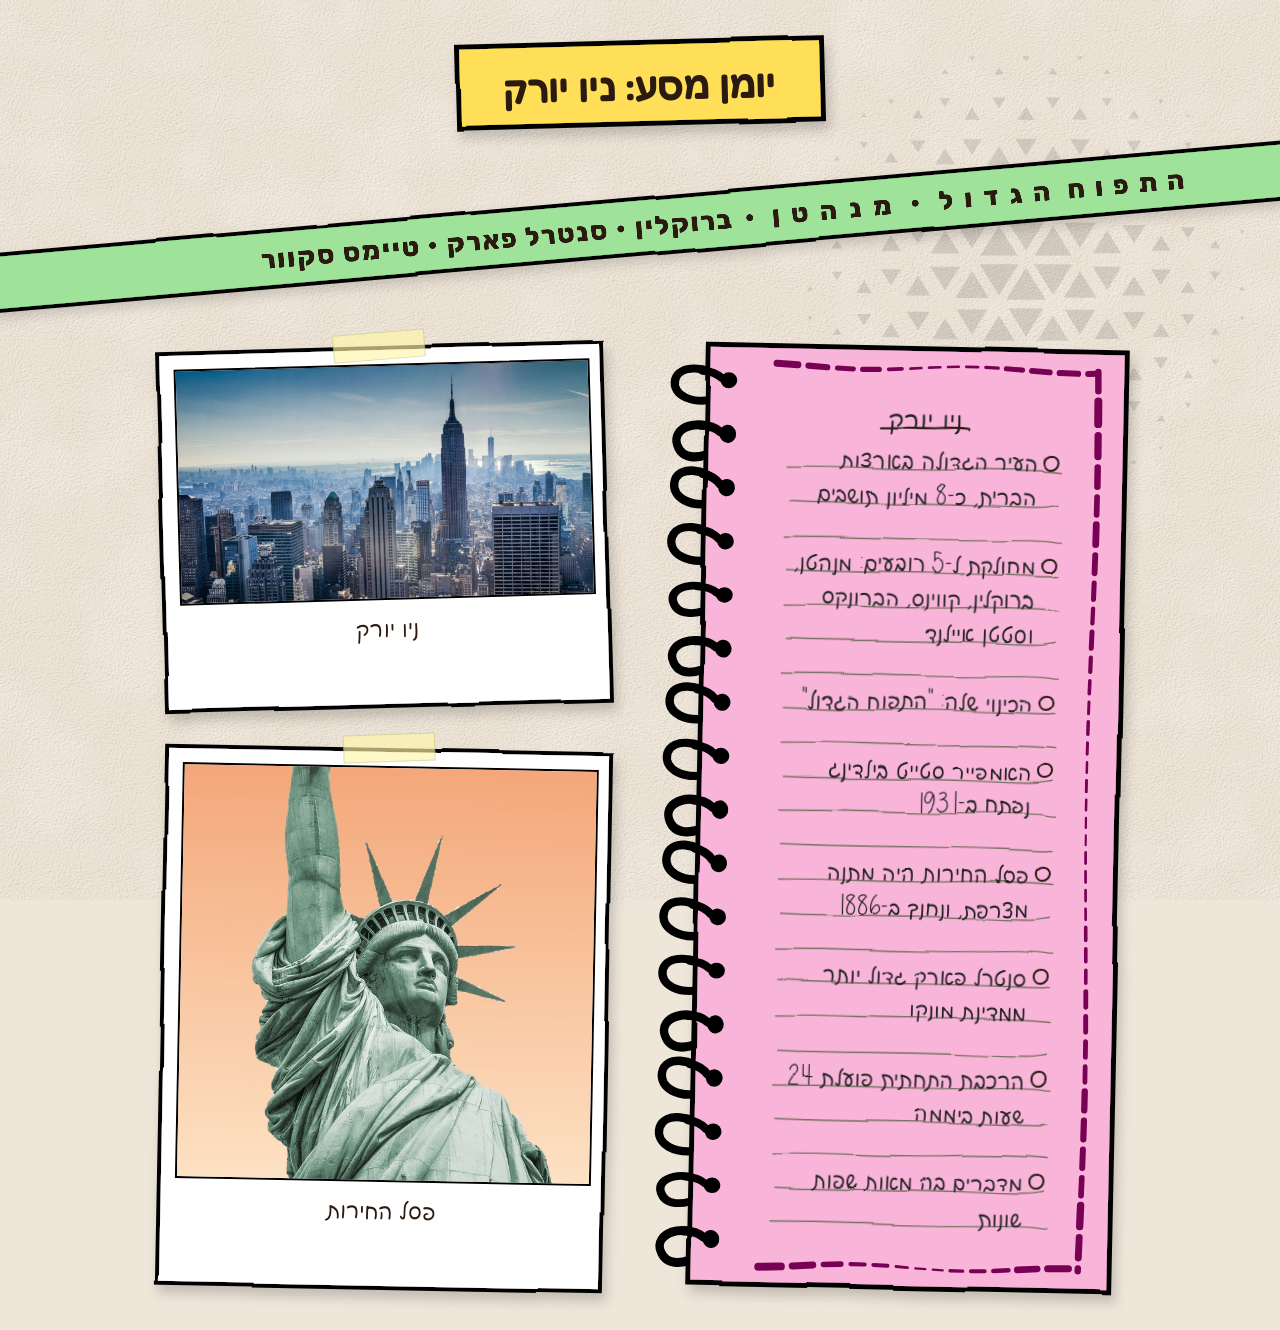
<file: index.html>
<!DOCTYPE html>
<html lang="he">
<head>
    <meta charset="UTF-8">
    <meta name="viewport" content="width=device-width, initial-scale=1.0">
    <title>יומן מסע: ניו יורק</title>
    <link rel="stylesheet" href="notebook.css">
    <link rel="stylesheet" href="style.css">
</head>
<body>
    <canvas class="pattern"></canvas>

    <div class="box">
        <h1 dir="rtl">יומן מסע: ניו יורק</h1>
    </div>

    <!-- פס שנע: הטקסט נכנס מימין, נעצר באמצע, ויוצא שמאלה (banner.js) -->
    <div class="line">
        <div class="track">
            <p dir="rtl">התפוח הגדול • מנהטן • ברוקלין • סנטרל פארק • טיימס סקוור</p>
        </div>
    </div>

    <section class="layout">
        <figure class="card img1">
            <img src="image/new-york.jpg" alt="קו הרקיע של ניו יורק עם האמפייר סטייט בילדינג">
            <figcaption>ניו יורק</figcaption>
        </figure>
        <figure class="card img2">
            <img src="image/statue-of-liberty.jpg" alt="פסל החירות מחזיק את הלפיד">
            <figcaption>פסל החירות</figcaption>
        </figure>
        <section class="pad pink text">
            <h2 contenteditable="plaintext-only" dir="auto" spellcheck="false" data-placeholder="כותרת">ניו יורק</h2>
            <textarea dir="auto" spellcheck="false" aria-label="הערות">העיר הגדולה בארצות הברית, כ-8 מיליון תושבים

מחולקת ל-5 רובעים: מנהטן, ברוקלין, קווינס, הברונקס וסטטן איילנד

הכינוי שלה: "התפוח הגדול"

האמפייר סטייט בילדינג נפתח ב-1931

פסל החירות היה מתנה מצרפת, ונחנך ב-1886

סנטרל פארק גדול יותר ממדינת מונקו

הרכבת התחתית פועלת 24 שעות ביממה

מדברים בה מאות שפות שונות</textarea>
        </section>
    </section>

    <!-- notebook.js קודם: הוא מוסיף את הפילטר wobble שגם הכותרת והפולארוידים משתמשים בו -->
    <script src="notebook.js"></script>
    <script src="script.js"></script>
    <script src="banner.js"></script>
</body>
</html>
</file>
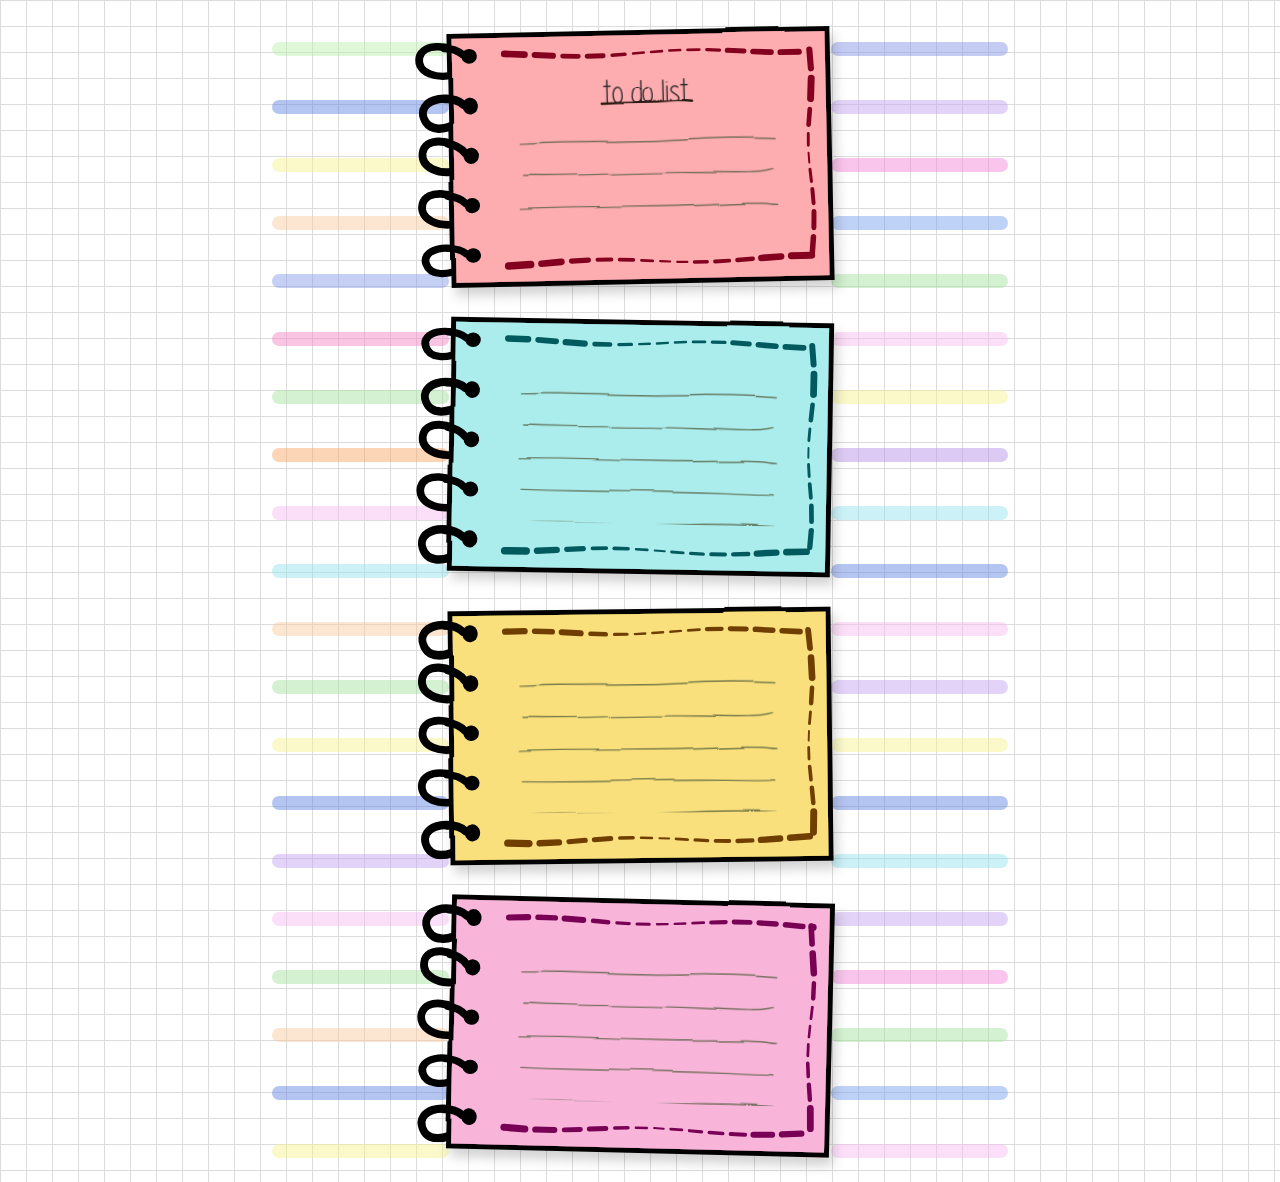
<file: board.html>
<!DOCTYPE html>
<html lang="en" dir="ltr">
<head>
  <meta charset="UTF-8">
  <meta name="viewport" content="width=device-width, initial-scale=1.0">
  <title>Notes Board</title>
  <link rel="stylesheet" href="notebook.css">
  <style>
    body {
      margin: 0;
      /* נייר משבצות: שני מעברי צבע, אחד לקווים אופקיים ואחד לאנכיים */
      background-color: #fff;
      background-image:
        linear-gradient(#dcdcdc 1px, transparent 1px),
        linear-gradient(90deg, #dcdcdc 1px, transparent 1px);
      background-size: 26px 26px;
    }

    .board {
      position: relative;
      max-width: 736px;
      margin: 0 auto;
      padding: 30px 0;
    }

    /* פסי מרקר בשני הצדדים */
    .strokes {
      position: absolute;
      inset: 0;
      display: flex;
      justify-content: space-between;
      pointer-events: none;
      z-index: -1;   /* מאחורי הפנקסים והטבעות */
    }
    .strokes div {
      display: flex;
      flex-direction: column;
      gap: 44px;
      padding-top: 42px;
      width: 24%;
    }
    .strokes span {
      height: 14px;
      border-radius: 7px;
      opacity: 0.45;
    }

    .pads {
      position: relative;
      display: flex;
      flex-direction: column;
      gap: 36px;
      width: 52%;
      margin: 0 auto;
    }

    /* כל פנקס מוטה לכיוון אחר */
    .pad:nth-child(1) { --tilt: -1.2deg; }
    .pad:nth-child(2) { --tilt: 1deg; }
    .pad:nth-child(3) { --tilt: -0.7deg; }
    .pad:nth-child(4) { --tilt: 1.4deg; }

  </style>
</head>
<body>

  <main class="board">
    <div class="strokes">
      <div>
        <span style="background:#b9f0a8"></span>
        <span style="background:#5b7fe0"></span>
        <span style="background:#f7f08a"></span>
        <span style="background:#f9c79a"></span>
        <span style="background:#7f97e6"></span>
        <span style="background:#f27fc2"></span>
        <span style="background:#9fe39a"></span>
        <span style="background:#f5a25c"></span>
        <span style="background:#f6b6f0"></span>
        <span style="background:#8fe3f0"></span>
        <span style="background:#f9c79a"></span>
        <span style="background:#9fe39a"></span>
        <span style="background:#f7f08a"></span>
        <span style="background:#5b7fe0"></span>
        <span style="background:#c49ef0"></span>
        <span style="background:#f6b6f0"></span>
        <span style="background:#9fe39a"></span>
        <span style="background:#f9c79a"></span>
        <span style="background:#5b7fe0"></span>
        <span style="background:#f7f08a"></span>
      </div>
      <div>
        <span style="background:#7f8fe6"></span>
        <span style="background:#c49ef0"></span>
        <span style="background:#f27fd6"></span>
        <span style="background:#6f9cf0"></span>
        <span style="background:#9fe39a"></span>
        <span style="background:#f6b6f0"></span>
        <span style="background:#f7f08a"></span>
        <span style="background:#b48ae6"></span>
        <span style="background:#8fe3f0"></span>
        <span style="background:#5b7fe0"></span>
        <span style="background:#f6b6f0"></span>
        <span style="background:#c49ef0"></span>
        <span style="background:#f7f08a"></span>
        <span style="background:#5b7fe0"></span>
        <span style="background:#8fe3f0"></span>
        <span style="background:#c49ef0"></span>
        <span style="background:#f27fd6"></span>
        <span style="background:#9fe39a"></span>
        <span style="background:#6f9cf0"></span>
        <span style="background:#f6b6f0"></span>
      </div>
    </div>

    <div class="pads">
      <section class="pad red">
        <h2 contenteditable="plaintext-only" dir="auto" spellcheck="false" data-placeholder="title">to do list</h2>
        <textarea dir="auto" spellcheck="false" aria-label="note"></textarea>
      </section>

      <section class="pad cyan">
        <textarea dir="auto" spellcheck="false" aria-label="note"></textarea>
      </section>

      <section class="pad yellow">
        <textarea dir="auto" spellcheck="false" aria-label="note"></textarea>
      </section>

      <section class="pad pink">
        <textarea dir="auto" spellcheck="false" aria-label="note"></textarea>
      </section>
    </div>
  </main>

  <script src="notebook.js"></script>

</body>
</html>
</file>
<file: notebook.css>
/* מחברת קרטונית: פנקס עם ספירלה, שורות לכתיבה ותיבות סימון.
   משתמשים בה כך: <section class="pad pink"><textarea dir="auto"></textarea></section>
   וטוענים גם את notebook.js */
@import url("https://fonts.googleapis.com/css2?family=Playpen+Sans+Hebrew&display=swap");

/* גופן כתב יד מקובץ בתיקייה fonts */
@font-face {
  font-family: "Please Write Me A Song";
  src: url("fonts/Please write me a song.ttf") format("truetype");
  font-display: swap;
  size-adjust: 140%;   /* האותיות בגופן הזה קטנות; מגדיל רק אותו כדי שיתאים לעברית */
}

.pad {
  position: relative;
  aspect-ratio: 385 / 255;       /* גובה מינימלי; הפנקס גדל אם הטקסט ארוך יותר */
  container-type: inline-size;   /* מאפשר ליחידה cqw למדוד את רוחב הפנקס */
  box-sizing: border-box;
  display: flex;
  flex-direction: column;
  padding: 13% 14% 13% 18%;      /* מרווח בין השורות למסגרת המקווקוות */
  /* תחושה של נייר: כל פנקס מוטה קצת, ומתיישר ועולה כשהעכבר עליו */
  transform: rotate(var(--tilt, 0deg));
  transition: transform 0.3s ease;   /* קטנה ואיטית, ולכן לא מכבים אותה ב-prefers-reduced-motion */
}
.pad:hover {
  transform: rotate(0deg) translateY(-6px);
}
.pad:focus-within {
  transform: rotate(0deg);       /* בזמן כתיבה הפנקס ישר ולא זז */
}
/* הדף עצמו: צבע ומסגרת שחורה עבה, קצת עקומה כמו ציור ביד.
   הוא בשכבה מעל .spiral-back, ולכן מסתיר את קצה הטבעות */
.pad::before {
  content: "";
  position: absolute;
  inset: 0;
  background-color: var(--paper);
  border: 5px solid #000;
  filter: url(#wobble) drop-shadow(4px 8px 6px rgba(0, 0, 0, 0.18));   /* צל רך מתחת לדף */
}
.pad:hover::before {
  filter: url(#wobble) drop-shadow(6px 14px 10px rgba(0, 0, 0, 0.22));
}
/* מסגרת פנימית מקווקוות, מצוירת בסקריפט: מקפים עבים בפינות, דקים באמצע, וקצת גליים.
   cqw = אחוז מרוחב הפנקס, כמו ה-padding, כדי שהמרווח לא ישתנה כשהפנקס גדל לגובה */
.frame {
  position: absolute;
  inset: 8cqw 8cqw 8cqw 12cqw;
  width: calc(100% - 20cqw);
  height: calc(100% - 16cqw);
  overflow: visible;
  pointer-events: none;
  /* צבע המקפים: גוון כהה של צבע הדף, ולא שחור */
  --frame-ink: color-mix(in srgb, var(--paper) 30%, #3b2a22);            /* גיבוי לדפדפנים ישנים */
  --frame-ink: oklch(from var(--paper) calc(l * 0.45) calc(c * 1.8) h);  /* אותו גוון, כהה ורווי יותר */
}

/* כותרת: אותו גופן כמו הכתיבה, עם קו גלי מצויר ביד מתחתיה */
.pad h2 {
  position: relative;
  z-index: 1;
  width: fit-content;            /* הקו ברוחב הכותרת בלבד */
  margin: 0 auto 4cqw;           /* מרווח בין הכותרת לשורה הראשונה */
  padding: 0 1.5cqw;
  min-width: 30cqw;              /* נשאר מקום ללחוץ גם כשהכותרת ריקה */
  text-align: center;
  outline: none;
  cursor: text;
  font-family: "Please Write Me A Song", "Playpen Sans Hebrew", cursive;
  font-weight: 400;
  font-size: max(22px, 9cqw);
  line-height: 1.1;
  color: #222;
  background: url("data:image/svg+xml,%3Csvg xmlns='http://www.w3.org/2000/svg' viewBox='0 0 100 10' preserveAspectRatio='none'%3E%3Cpath d='M2 6 C25 3.5 45 7.5 65 5 S92 4 98 5.5' fill='none' stroke='%232a1a10' stroke-width='2.2' stroke-linecap='round' vector-effect='non-scaling-stroke'/%3E%3C/svg%3E") no-repeat 50% calc(100% - 0.02em) / 100% 1.8cqw;   /* הקו בקו הבסיס של האותיות */
  filter: url(#ink-wave);
}
/* טקסט אפור כשהכותרת ריקה */
.pad h2:empty::before {
  content: attr(data-placeholder);
  color: rgba(0, 0, 0, 0.35);
}

/* טבעות הספירלה, צמודות לצד שמאל של הפנקס */
.spiral {
  position: absolute;
  left: -9%;
  top: 2%;
  height: 96%;
  width: 19%;
  z-index: 2;
}
.spiral-back {
  z-index: -1;
}

/* עוטף את השורות ואת תיבות הסימון, כדי שהעיקום יחול על כולם יחד */
.sheet {
  --fs: max(18px, 7.5cqw);              /* גודל האות: לא פחות מ-18px, גם בפנקס קטן */
  --line: calc(var(--fs) * 1.25 + 8px); /* גובה האות + 8px רווח בין השורות */
  position: relative;
  z-index: 1;
  flex: 1 0 auto;                /* ממלא את הפנקס, ויכול לגדול */
  display: flex;
  filter: url(#ink-wave);
}

/* שורות של מחברת שאפשר לכתוב עליהן */
.pad textarea {
  flex: 1;
  min-height: calc(var(--line) * 3);
  overflow: hidden;              /* בלי פס גלילה; הגובה גדל בסקריפט */
  box-sizing: border-box;
  padding: 0 2cqw;
  padding-inline-start: calc(var(--fs) * 1.3);   /* מקום לתיבת הסימון */
  border: none;
  outline: none;
  resize: none;
  background-color: transparent;
  /* קווים מצוירים ביד: אריח SVG עם 4 קווים גליים שונים, שחוזר לאורך הפנקס.
     non-scaling-stroke שומר על עובי קו קבוע גם כשהאריח נמתח */
  background-image: url("data:image/svg+xml,%3Csvg xmlns='http://www.w3.org/2000/svg' viewBox='0 0 200 40' preserveAspectRatio='none'%3E%3Cg fill='none' stroke='%234f5a3a' stroke-opacity='0.75' stroke-width='1.4' stroke-linecap='round' vector-effect='non-scaling-stroke'%3E%3Cpath vector-effect='non-scaling-stroke' d='M2 9.5 C40 8.9 80 9.9 120 9.3 S180 8.7 198 9.4'/%3E%3Cpath vector-effect='non-scaling-stroke' d='M4 19.4 C50 20 90 19 140 19.6 S185 20 196 19.2'/%3E%3Cpath vector-effect='non-scaling-stroke' d='M1 29.5 C45 28.9 100 30 150 29.3 S190 29.7 199 29.6'/%3E%3Cpath vector-effect='non-scaling-stroke' d='M3 39.2 C60 39.8 110 38.9 160 39.5 S188 39.3 197 39.6'/%3E%3C/g%3E%3C/svg%3E");
  background-size: 100% calc(var(--line) * 4);
  /* מרים את הקווים לקו הבסיס של האותיות, כדי שהטקסט יישב עליהם ולא ירחף מעליהם */
  background-position: 0 calc(-3px - 0.12em);
  background-attachment: local;  /* השורות זזות יחד עם הטקסט כשגוללים */
  /* אם לגופן הראשון אין אות מסוימת (למשל עברית), הדפדפן לוקח אותה מהבא ברשימה */
  font-family: "Please Write Me A Song", "Playpen Sans Hebrew", cursive;
  font-size: var(--fs);
  line-height: var(--line);       /* הטקסט יושב בדיוק על השורות */
  color: #222;
}

/* העתק בלתי נראה של הטקסט, רק כדי למדוד איפה כל שורה נמצאת */
.mirror {
  position: absolute;
  inset: 0;
  visibility: hidden;
  white-space: pre-wrap;
  overflow-wrap: break-word;
  font-family: "Please Write Me A Song", "Playpen Sans Hebrew", cursive;
  font-size: var(--fs);
  line-height: var(--line);
  box-sizing: border-box;
}
.marks {
  position: absolute;
  inset: 0;
  pointer-events: none;
}

/* עיגול מצויר ביד בתחילת כל שורה */
.check {
  position: absolute;
  width: calc(var(--fs) * 0.75);
  height: calc(var(--fs) * 0.75);
  padding: 0;
  border: 2px solid #2a1a10;
  border-radius: 50% 45% 55% 48%;
  background: transparent;
  cursor: pointer;
  pointer-events: auto;
}
.check:hover {
  background: rgba(255, 255, 255, 0.4);
}
.check.done::after {
  content: "";
  position: absolute;
  inset: -35% -25% 5% 5%;
  background: url("data:image/svg+xml,%3Csvg xmlns='http://www.w3.org/2000/svg' viewBox='0 0 20 20'%3E%3Cpath d='M3 11 L8 16 L18 2' fill='none' stroke='%232a1a10' stroke-width='3' stroke-linecap='round' stroke-linejoin='round'/%3E%3C/svg%3E") no-repeat center / contain;
}

/* קו מחיקה מצויר ביד על שורה שסומנה */
.strike {
  position: absolute;
  height: calc(var(--fs) * 0.35);
  background: url("data:image/svg+xml,%3Csvg xmlns='http://www.w3.org/2000/svg' viewBox='0 0 100 10' preserveAspectRatio='none'%3E%3Cpath d='M1 6 C20 3 40 8 60 5 S90 4 99 6' fill='none' stroke='%232a1a10' stroke-width='2' stroke-linecap='round' vector-effect='non-scaling-stroke'/%3E%3C/svg%3E") no-repeat center / 100% 100%;
}
.red    { --paper: #fdacb0; }
.cyan   { --paper: #abecec; }
.yellow { --paper: #f9e07c; }
.pink   { --paper: #f8b4d9; }
</file>
<file: style.css>
/* הדף הראשי: יומן מסע מצויר ביד.
   הגופנים של כתב היד, הפילטר wobble והמחברת עצמה מגיעים מ-notebook.css ו-notebook.js */

/* Fredoka לכותרת (עגול וקריא), Rubik 800 לפס (שמן, מתאים לאותיות קופצות) */
@import url("https://fonts.googleapis.com/css2?family=Fredoka:wght@600&family=Rubik:wght@800&display=swap");

body {
    font-family: "Please Write Me A Song", "Playpen Sans Hebrew", cursive;
    color: #2a1a10;                  /* דיו חום-כהה, כמו בקווי המחברת */
    background: #efe6da url("paper.svg") center / cover fixed;
    overflow-x: hidden;              /* הפס רחב מהמסך, בלי פס גלילה לרוחב */
}

/* רקע ומסגרת בשכבה נפרדת מאחורי התוכן: רק הם מתעקמים, והטקסט והתמונות נשארים חדים */
.box::before,
.line::before,
.card::after {
    content: "";
    position: absolute;
    inset: 0;
    z-index: -1;
    background-color: var(--bg);
    filter: url(#wobble) drop-shadow(4px 8px 6px rgba(0, 0, 0, 0.18));
}

/* קופסת הכותרת: פתק צהוב מוטה */
.box {
    position: relative;
    isolation: isolate;              /* ה-::before נשאר מאחורי הטקסט, אבל בתוך הקופסה */
    width: fit-content;
    margin: 40px auto;
    padding: 23px 49px 19px;
    transform: rotate(-1.5deg);
}
.box::before {
    --bg: #ffde59;
    border: 5px solid #000;
}
h1 {
    margin: 0;
    font-family: "Fredoka", "Playpen Sans Hebrew", cursive;
    font-weight: 600;
    font-size: 40px;
    line-height: 1.1;
}

/* הפס הירוק המוטה. הטקסט בתוכו זז, ואותיותיו קופצות, ב-banner.js.
   אין חיתוך, כדי שאות שגדלה תוכל לצאת מהפס. הפס רחב מהמסך ב-10vw מכל צד,
   ולכן הטקסט שנכנס ויוצא בצדדים נמצא ממילא מחוץ למסך */
.line {
    position: relative;
    isolation: isolate;
    z-index: 1;                      /* אותיות שיוצאות מהפס עוברות מעל הקופסה והתמונות */
    width: 120vw;
    height: 60px;
    margin: 120px 0 0 -10vw;
    transform: translateY(-50px) rotate(-5deg);
}
.line::before {
    --bg: #9fe39a;
    border-top: 4px solid #000;
    border-bottom: 4px solid #000;
    filter: url(#wobble) drop-shadow(0 6px 6px rgba(0, 0, 0, 0.15));
}
.line .track {
    position: absolute;
    inset: 0 auto 0 0;
    display: flex;
    align-items: center;
    width: max-content;
    transform: translateX(100vw);    /* מחוץ לפס עד שהסקריפט מתחיל */
}
.line p {
    margin: 0;
    font-family: "Rubik", "Playpen Sans Hebrew", sans-serif;
    font-weight: 800;
    font-size: 26px;
    letter-spacing: 2px;
    white-space: nowrap;
}
/* כל אות בקופסה משלה. banner.js מצייר אותה גדולה ומקטין אותה, כדי שתהיה חדה כשהיא קופצת */
.line .letter {
    position: relative;              /* מאפשר z-index: האות שקופצת מעל השכנות */
    display: inline-flex;
    justify-content: center;
    align-items: center;
    vertical-align: top;
}

/* המשולשים ברקע, שעוקבים אחרי העכבר (script.js) */
.pattern {
    position: fixed;
    inset: 0;
    z-index: -1;
    pointer-events: none;
    opacity: 0.12;
}

/* שתי תמונות משמאל, ומחברת גבוהה מימין */
.layout {
    display: grid;
    grid-template-columns: 1fr 1fr;
    grid-template-areas:
        "img1 text"
        "img2 text";
    column-gap: 64px;
    row-gap: 40px;
    max-width: 960px;
    margin: 40px auto;
    padding: 0 16px;
}
.img1 { grid-area: img1; --tilt: -1.6deg; }
.img2 { grid-area: img2; --tilt: 1.1deg; }
.text { grid-area: text; }
.layout .pad {
    align-self: start;               /* שומר על הגובה שלו, ולא נמתח לגובה של שתי התמונות */
    margin-left: 24px;               /* מקום לטבעות, כדי שלא יעלו על התמונות */
    --tilt: 1.2deg;
}

/* פולארויד מודבק בסלוטייפ: תמונה למעלה, כיתוב מתחתיה */
.card {
    position: relative;
    isolation: isolate;
    display: flex;
    flex-direction: column;
    gap: 10px;
    margin: 0;
    padding: 18px;
    font-size: 22px;
    text-align: center;
    transform: rotate(var(--tilt, 0deg));
    transition: transform 0.3s ease;
}
.card:hover { transform: rotate(0deg) translateY(-6px); }
.card::after {
    --bg: #fff;
    border: 4px solid #000;
}
.card::before {                      /* הסלוטייפ */
    content: "";
    position: absolute;
    top: -14px;
    left: 50%;
    z-index: 1;
    width: 90px;
    height: 26px;
    background: rgba(255, 246, 170, 0.65);
    border: 1px solid rgba(0, 0, 0, 0.12);
    transform: translateX(-50%) rotate(-3deg);
}
.card img {
    display: block;
    width: 100%;
    aspect-ratio: 16 / 9;
    object-fit: cover;               /* ממלא את המסגרת בלי למתוח את התמונה */
    border: 2px solid #000;
}
/* פסל החירות הוא תמונה לגובה: מסגרת ריבועית, צמודה לתחתית כדי שהפנים והגוף ייראו */
.img2 img {
    aspect-ratio: 1 / 1;
    object-position: 50% 100%;
}
</file>
